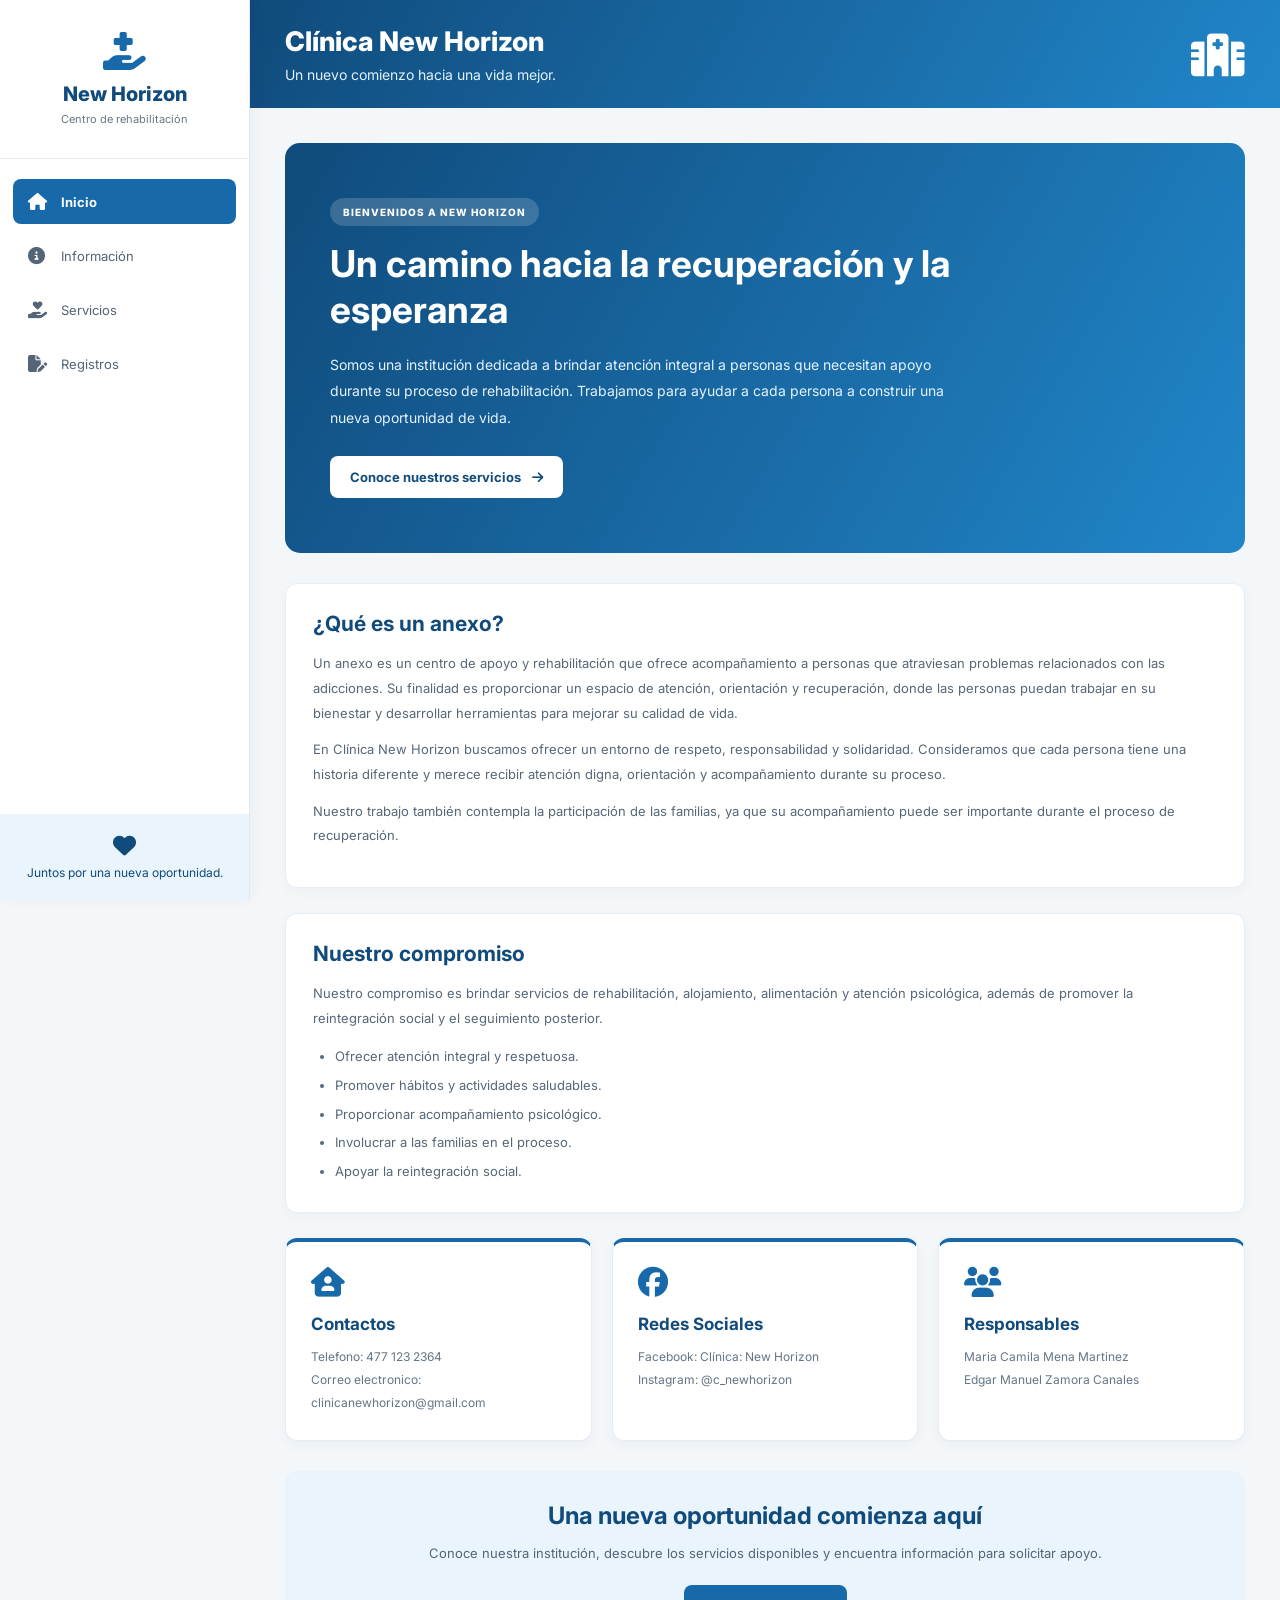
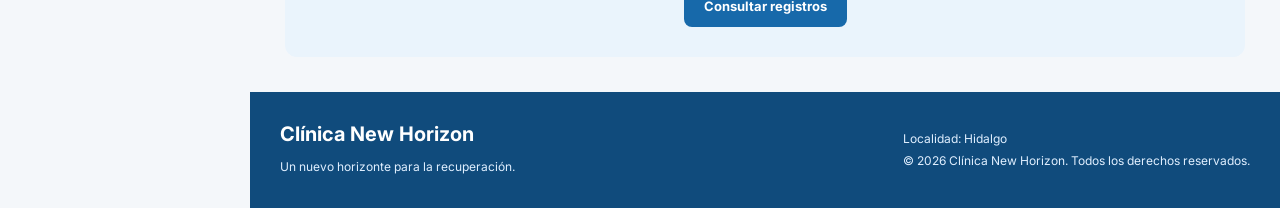
<file: index.html>
<!DOCTYPE html>
<html lang="es">
<head>
    <meta charset="UTF-8">
    <meta name="viewport" content="width=device-width, initial-scale=1.0">
    <meta name="description" content="Clínica New Horizon, institución de apoyo y rehabilitación.">
    <title>Clínica New Horizon | Inicio</title>
    <link rel="stylesheet" href="styles.css">
    <link href="https://fonts.googleapis.com/css2?family=Inter:wght@300;400;500;600;700;800&display=swap" rel="stylesheet">
    <link rel="stylesheet" href="https://cdnjs.cloudflare.com/ajax/libs/font-awesome/6.4.0/css/all.min.css">
</head>

<body data-page="inicio">

<header class="encabezado">
    <section class="header-contenido">
        <section>
            <h1>Clínica New Horizon</h1>
            <p>Un nuevo comienzo hacia una vida mejor.</p>
        </section>
        <i class="fa-solid fa-hospital icono-header" aria-hidden="true"></i>
    </section>
</header>

<aside class="menu-lateral">
    <section class="logo-menu">
        <i class="fa-solid fa-hand-holding-medical" aria-hidden="true"></i>
        <h2>New Horizon</h2>
        <p>Centro de rehabilitación</p>
    </section>

    <nav aria-label="Navegación principal">
        <ul>
            <li><a href="index.html" data-view="inicio" class="boton-menu activo"><i class="fa-solid fa-house"></i> Inicio</a></li>
            <li><a href="informacion.html" data-view="informacion" class="boton-menu"><i class="fa-solid fa-circle-info"></i> Información</a></li>
            <li><a href="servicios.html" data-view="servicios" class="boton-menu"><i class="fa-solid fa-hand-holding-heart"></i> Servicios</a></li>
            <li><a href="contacto.html" data-view="contacto" class="boton-menu"><i class="fa-solid fa-file-pen"></i> Registros</a></li>
        </ul>
    </nav>

    <section class="menu-inferior">
        <i class="fa-solid fa-heart" aria-hidden="true"></i>
        <p>Juntos por una nueva oportunidad.</p>
    </section>
</aside>

<main class="contenido-principal">

    <section class="portada">
        <span class="etiqueta">BIENVENIDOS A NEW HORIZON</span>
        <h2>Un camino hacia la recuperación y la esperanza</h2>
        <p>
            Somos una institución dedicada a brindar atención integral
            a personas que necesitan apoyo durante su proceso de
            rehabilitación. Trabajamos para ayudar a cada persona
            a construir una nueva oportunidad de vida.
        </p>
        <a href="servicios.html" class="boton-principal">
            Conoce nuestros servicios <i class="fa-solid fa-arrow-right"></i>
        </a>
    </section>

    <section class="bloque-informacion">
        <h2>¿Qué es un anexo?</h2>
        <p>
            Un anexo es un centro de apoyo y rehabilitación que ofrece
            acompañamiento a personas que atraviesan problemas
            relacionados con las adicciones. Su finalidad es proporcionar
            un espacio de atención, orientación y recuperación, donde
            las personas puedan trabajar en su bienestar y desarrollar
            herramientas para mejorar su calidad de vida.
        </p>
        <p>
            En Clínica New Horizon buscamos ofrecer un entorno de respeto,
            responsabilidad y solidaridad. Consideramos que cada persona
            tiene una historia diferente y merece recibir atención digna,
            orientación y acompañamiento durante su proceso.
        </p>
        <p>
            Nuestro trabajo también contempla la participación de las
            familias, ya que su acompañamiento puede ser importante
            durante el proceso de recuperación.
        </p>
    </section>

    <section class="bloque-informacion">
        <h2>Nuestro compromiso</h2>
        <p>
            Nuestro compromiso es brindar servicios de rehabilitación,
            alojamiento, alimentación y atención psicológica, además
            de promover la reintegración social y el seguimiento posterior.
        </p>
        <ul class="lista-objetivos">
            <li>Ofrecer atención integral y respetuosa.</li>
            <li>Promover hábitos y actividades saludables.</li>
            <li>Proporcionar acompañamiento psicológico.</li>
            <li>Involucrar a las familias en el proceso.</li>
            <li>Apoyar la reintegración social.</li>
        </ul>
    </section>

    <section class="tarjetas">
        <article class="tarjeta">
            <i class="fa-solid fa-house-user"></i>
            <h3>Contactos</h3>
            <p>Telefono: 477 123 2364</p>
            <p>Correo electronico: clinicanewhorizon@gmail.com</p>
        </article>

        <article class="tarjeta">
            <i class="fa-brands fa-facebook"></i>
            <h3>Redes Sociales</h3>
            <p>Facebook: Clínica: New Horizon</p>
            <p>Instagram: @c_newhorizon</p>
        </article>

        <article class="tarjeta">
            <i class="fa-solid fa-users"></i>
            <h3>Responsables</h3>
            <p>Maria Camila Mena Martinez</p>
            <p>Edgar Manuel Zamora Canales</p>
        </article>
    </section>

    <section class="mensaje-final">
        <h2>Una nueva oportunidad comienza aquí</h2>
        <p>
            Conoce nuestra institución, descubre los servicios
            disponibles y encuentra información para solicitar apoyo.
        </p>
        <a href="contacto.html" class="boton-principal">Consultar registros</a>
    </section>

</main>

<footer class="pie-pagina">
    <section>
        <h3>Clínica New Horizon</h3>
        <p>Un nuevo horizonte para la recuperación.</p>
    </section>
    <section>
        <p>Localidad: Hidalgo</p>
        <p>© 2026 Clínica New Horizon. Todos los derechos reservados.</p>
    </section>
</footer>

<script src="script.js"></script>
</body>
</html>
</file>
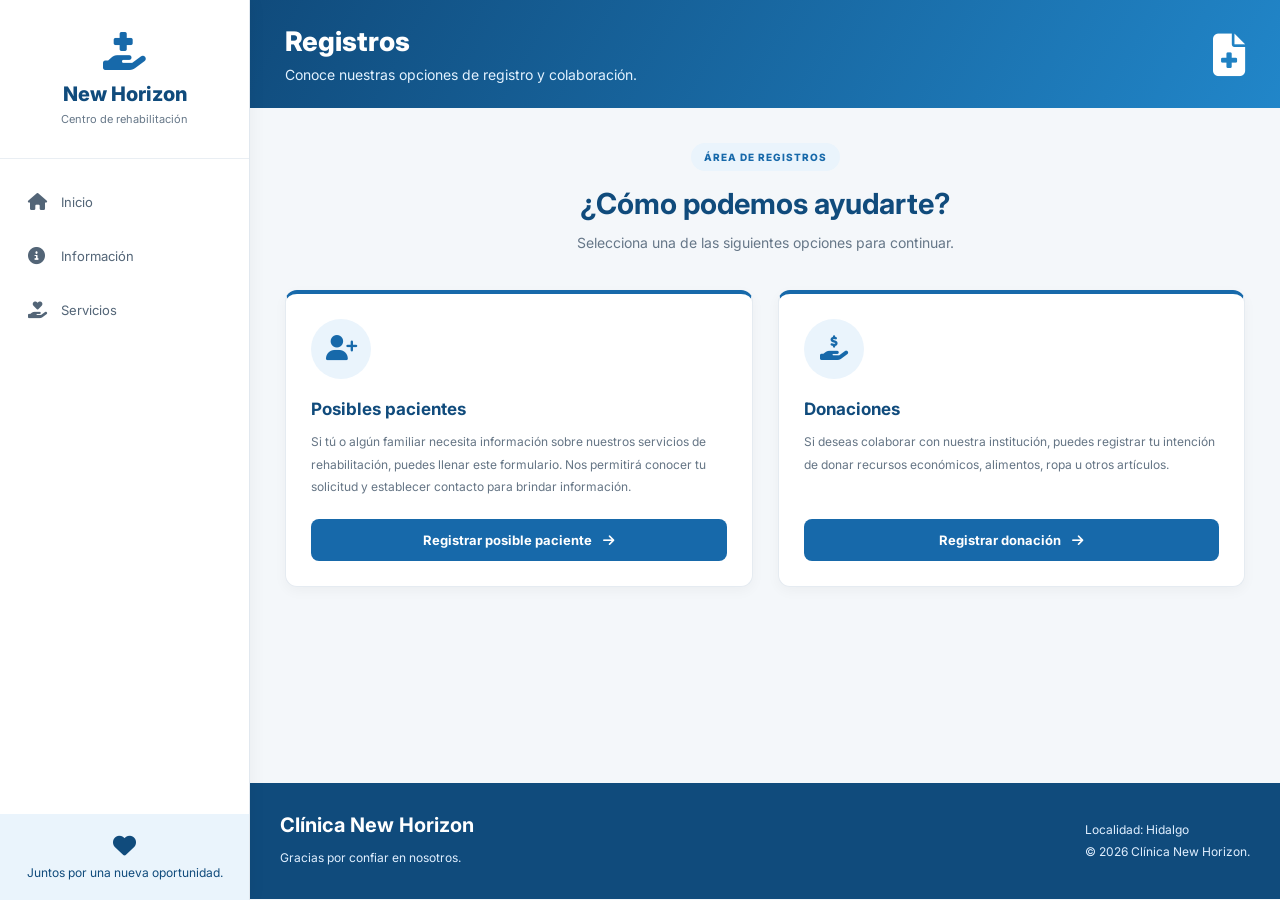
<file: contacto.html>
<!DOCTYPE html>
<html lang="es">
<head>
    <meta charset="UTF-8">
    <meta name="viewport" content="width=device-width, initial-scale=1.0">
    <title>Registros | New Horizon</title>
    <link rel="stylesheet" href="styles.css">
    <link href="https://fonts.googleapis.com/css2?family=Inter:wght@300;400;500;600;700;800&display=swap" rel="stylesheet">
    <link rel="stylesheet" href="https://cdnjs.cloudflare.com/ajax/libs/font-awesome/6.4.0/css/all.min.css">
</head>

<body data-page="contacto">

<header class="encabezado">
    <section class="header-contenido">
        <section>
            <h1>Registros</h1>
            <p>Conoce nuestras opciones de registro y colaboración.</p>
        </section>
        <i class="fa-solid fa-file-medical icono-header"></i>
    </section>
</header>

<aside class="menu-lateral">
    <section class="logo-menu">
        <i class="fa-solid fa-hand-holding-medical"></i>
        <h2>New Horizon</h2>
        <p>Centro de rehabilitación</p>
    </section>

    <nav aria-label="Navegación principal">
        <ul>
            <li><a href="index.html" data-view="inicio" class="boton-menu"><i class="fa-solid fa-house"></i> Inicio</a></li>
            <li><a href="informacion.html" data-view="informacion" class="boton-menu"><i class="fa-solid fa-circle-info"></i> Información</a></li>
            <li><a href="servicios.html" data-view="servicios" class="boton-menu"><i class="fa-solid fa-hand-holding-heart"></i> Servicios</a></li>
            <li><a href="contacto.html" data-view="contacto" class="boton-menu activo"><i class="fa-solid fa-file-pen"></i> Registros</a></li>
        </ul>
    </nav>

    <section class="menu-inferior">
        <i class="fa-solid fa-heart"></i>
        <p>Juntos por una nueva oportunidad.</p>
    </section>
</aside>

<main class="contenido-principal">

    <section class="titulo-seccion">
        <span class="etiqueta">ÁREA DE REGISTROS</span>
        <h2>¿Cómo podemos ayudarte?</h2>
        <p>Selecciona una de las siguientes opciones para continuar.</p>
    </section>

    <section id="opcionesRegistros" class="opciones-registros">

        <article class="tarjeta tarjeta-registro">
            <section class="icono-tarjeta">
                <i class="fa-solid fa-user-plus"></i>
            </section>

            <h3>Posibles pacientes</h3>

            <p>
                Si tú o algún familiar necesita información sobre
                nuestros servicios de rehabilitación, puedes llenar
                este formulario. Nos permitirá conocer tu solicitud
                y establecer contacto para brindar información.
            </p>

            <button type="button" class="boton-principal" data-formulario="pacientes">
                Registrar posible paciente
                <i class="fa-solid fa-arrow-right"></i>
            </button>
        </article>

        <article class="tarjeta tarjeta-registro">
            <section class="icono-tarjeta">
                <i class="fa-solid fa-hand-holding-dollar"></i>
            </section>

            <h3>Donaciones</h3>

            <p>
                Si deseas colaborar con nuestra institución,
                puedes registrar tu intención de donar recursos
                económicos, alimentos, ropa u otros artículos.
            </p>

            <button type="button" class="boton-principal" data-formulario="donaciones">
                Registrar donación
                <i class="fa-solid fa-arrow-right"></i>
            </button>
        </article>

    </section>

    <!-- FORMULARIO DE POSIBLES PACIENTES -->

    <section id="formularioPacientes" class="formulario-ventana oculto">

        <button type="button" class="boton-volver" data-volver>
            <i class="fa-solid fa-arrow-left"></i> Regresar a registros
        </button>

        <section class="contenedor-formulario">

            <form class="formulario" id="formRegistro">

                <header class="encabezado-formulario">
                    <section class="icono-principal">
                        <i class="fa-solid fa-user-plus"></i>
                    </section>
                    <h2>Registro de posibles pacientes</h2>
                    <p>Completa los datos para solicitar información sobre nuestros servicios.</p>
                </header>

                <section class="contenido-formulario">

                    <section class="campo">
                        <label for="paciente">Nombre de la persona interesada</label>
                        <input type="text" id="paciente" name="paciente"
                            placeholder="Nombre completo" maxlength="100" required>
                    </section>

                    <section class="campo">
                        <label for="responsable">Nombre de quien realiza el registro</label>
                        <input type="text" id="responsable" name="responsable"
                            placeholder="Nombre completo" maxlength="100" required>
                    </section>

                    <section class="campo">
                        <label for="telefonoRegistro">Número telefónico</label>
                        <input type="tel" id="telefonoRegistro" name="telefono"
                            placeholder="Ejemplo: 4441234567" maxlength="20"
                            pattern="[0-9+\-\s()]{10,20}" required>
                    </section>

                    <section class="campo">
                        <label for="tipoApoyo">¿Qué información necesitas?</label>
                        <select id="tipoApoyo" name="tipoApoyo" required>
                            <option value="">Selecciona una opción</option>
                            <option value="Rehabilitación">Rehabilitación</option>
                            <option value="Alojamiento">Alojamiento</option>
                            <option value="Alimentación">Alimentación</option>
                            <option value="Atención psicológica">Atención psicológica</option>
                            <option value="Información general">Información general</option>
                        </select>
                    </section>

                    <section class="campo">
                        <label for="mensajeRegistro">Información adicional</label>
                        <textarea id="mensajeRegistro" name="mensaje"
                            rows="5" maxlength="1000"
                            placeholder="Escribe información adicional sobre tu solicitud..."></textarea>
                    </section>

                    <section class="aceptacion">
                        <input type="checkbox" id="aceptoRegistro" required>
                        <label for="aceptoRegistro">
                            Confirmo que los datos son correctos y autorizo
                            que se utilicen para dar seguimiento a mi solicitud.
                        </label>
                    </section>

                    <section class="acciones">
                        <button type="submit" class="boton">
                            <i class="fa-solid fa-paper-plane"></i>
                            <span class="texto-boton">Enviar registro</span>
                            <span class="spinner" aria-hidden="true"></span>
                        </button>

                        <p class="confidencialidad">
                            <i class="fa-solid fa-lock"></i>
                            La información será tratada de manera confidencial.
                        </p>

                        <p id="respuestaRegistro" class="respuesta-formulario"
                            role="status" aria-live="polite"></p>
                    </section>

                </section>
            </form>

        </section>
    </section>

    <!-- FORMULARIO DE DONACIONES -->

    <section id="formularioDonaciones" class="formulario-ventana oculto">

        <button type="button" class="boton-volver" data-volver>
            <i class="fa-solid fa-arrow-left"></i> Regresar a registros
        </button>

        <section class="contenedor-formulario">

            <form class="formulario" id="formDonaciones">

                <header class="encabezado-formulario">
                    <section class="icono-principal">
                        <i class="fa-solid fa-hand-holding-heart"></i>
                    </section>
                    <h2>Registro de donaciones</h2>
                    <p>Gracias por tu interés en colaborar con nuestra institución.</p>
                </header>

                <section class="contenido-formulario">

                    <section class="campo">
                        <label for="nombreDonante">Nombre del donante</label>
                        <input type="text" id="nombreDonante" name="nombre"
                            placeholder="Nombre completo" maxlength="100" required>
                    </section>

                    <section class="campo">
                        <label for="telefonoDonante">Número telefónico</label>
                        <input type="tel" id="telefonoDonante" name="telefono"
                            placeholder="Ejemplo: 4441234567" maxlength="20"
                            pattern="[0-9+\-\s()]{10,20}" required>
                    </section>

                    <section class="campo">
                        <label for="tipoDonacion">Tipo de donación</label>
                        <select id="tipoDonacion" name="donacion" required>
                            <option value="">Selecciona el tipo de donación</option>
                            <option value="Dinero">Apoyo económico</option>
                            <option value="Medicamentos">Medicamentos</option>
                            <option value="Alimentos">Alimentos</option>
                            <option value="Ropa">Ropa</option>
                            <option value="Material médico">Material médico</option>
                            <option value="Otros">Otros</option>
                        </select>
                    </section>

                    <section class="campo">
                        <label for="mensajeDonante">Detalles de la donación</label>
                        <textarea id="mensajeDonante" name="mensaje"
                            rows="5" maxlength="1000"
                            placeholder="Describe tu aportación o escribe algún comentario..."></textarea>
                    </section>

                    <section class="aceptacion">
                        <input type="checkbox" id="aceptoDonacion" required>
                        <label for="aceptoDonacion">
                            Confirmo que los datos proporcionados son correctos
                            y acepto que se comuniquen conmigo para dar
                            seguimiento a mi donación.
                        </label>
                    </section>

                    <section class="acciones">
                        <button type="submit" class="boton">
                            <i class="fa-solid fa-heart"></i>
                            <span class="texto-boton">Enviar donación</span>
                            <span class="spinner" aria-hidden="true"></span>
                        </button>

                        <p class="confidencialidad">
                            <i class="fa-solid fa-lock"></i>
                            La información será tratada de manera confidencial.
                        </p>

                        <p id="respuestaDonacion" class="respuesta-formulario"
                            role="status" aria-live="polite"></p>
                    </section>

                </section>
            </form>

        </section>
    </section>

</main>

<footer class="pie-pagina">
    <section>
        <h3>Clínica New Horizon</h3>
        <p>Gracias por confiar en nosotros.</p>
    </section>
    <section>
        <p>Localidad: Hidalgo</p>
        <p>© 2026 Clínica New Horizon.</p>
    </section>
</footer>

<script src="script.js"></script>
</body>
</html>
</file>
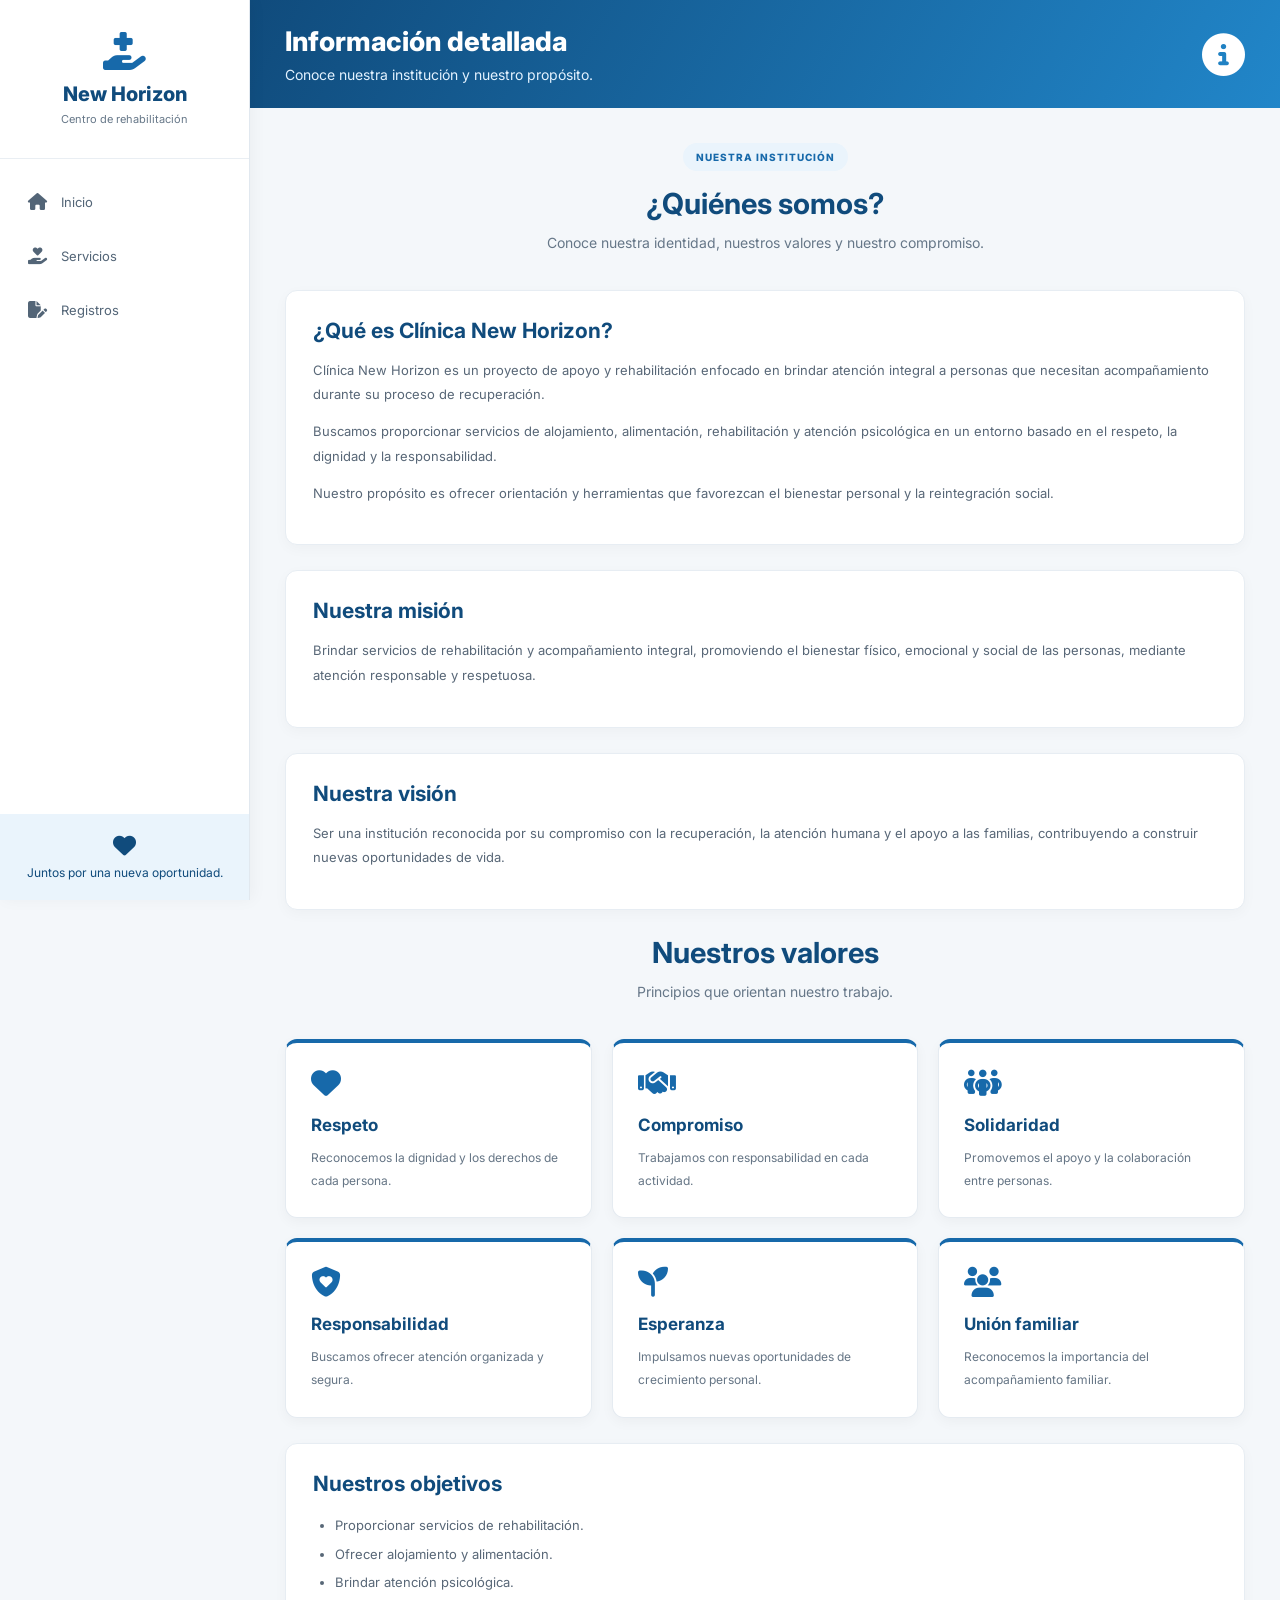
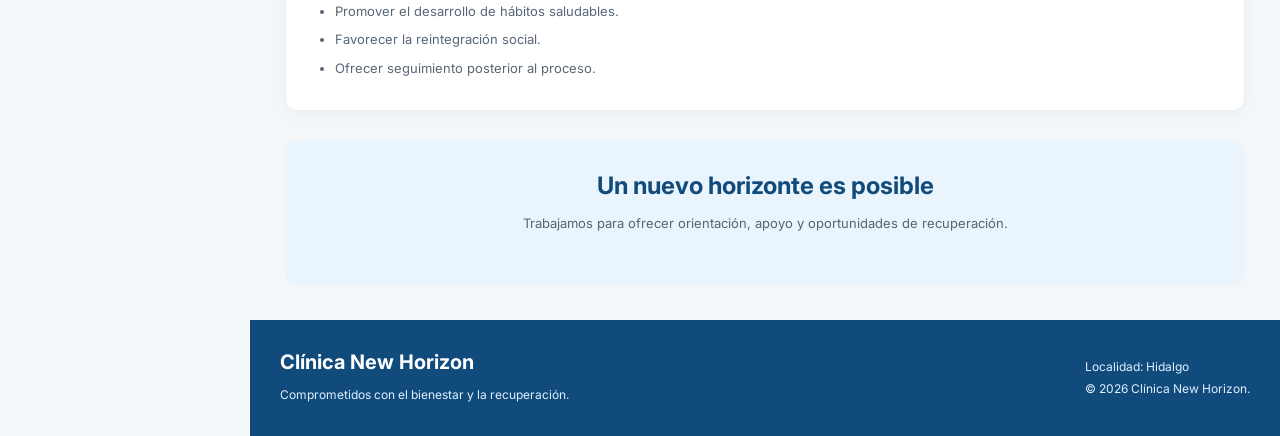
<file: informacion.html>
<!DOCTYPE html>
<html lang="es">
<head>
    <meta charset="UTF-8">
    <meta name="viewport" content="width=device-width, initial-scale=1.0">
    <title>Información | New Horizon</title>
    <link rel="stylesheet" href="styles.css">
    <link href="https://fonts.googleapis.com/css2?family=Inter:wght@300;400;500;600;700;800&display=swap" rel="stylesheet">
    <link rel="stylesheet" href="https://cdnjs.cloudflare.com/ajax/libs/font-awesome/6.4.0/css/all.min.css">
</head>

<body data-page="informacion">

<header class="encabezado">
    <section class="header-contenido">
        <section>
            <h1>Información detallada</h1>
            <p>Conoce nuestra institución y nuestro propósito.</p>
        </section>
        <i class="fa-solid fa-circle-info icono-header"></i>
    </section>
</header>

<aside class="menu-lateral">
    <section class="logo-menu">
        <i class="fa-solid fa-hand-holding-medical"></i>
        <h2>New Horizon</h2>
        <p>Centro de rehabilitación</p>
    </section>

    <nav aria-label="Navegación principal">
        <ul>
            <li><a href="index.html" data-view="inicio" class="boton-menu"><i class="fa-solid fa-house"></i> Inicio</a></li>
            <li><a href="informacion.html" data-view="informacion" class="boton-menu activo"><i class="fa-solid fa-circle-info"></i> Información</a></li>
            <li><a href="servicios.html" data-view="servicios" class="boton-menu"><i class="fa-solid fa-hand-holding-heart"></i> Servicios</a></li>
            <li><a href="contacto.html" data-view="contacto" class="boton-menu"><i class="fa-solid fa-file-pen"></i> Registros</a></li>
        </ul>
    </nav>

    <section class="menu-inferior">
        <i class="fa-solid fa-heart"></i>
        <p>Juntos por una nueva oportunidad.</p>
    </section>
</aside>

<main class="contenido-principal">

    <section class="titulo-seccion">
        <span class="etiqueta">NUESTRA INSTITUCIÓN</span>
        <h2>¿Quiénes somos?</h2>
        <p>Conoce nuestra identidad, nuestros valores y nuestro compromiso.</p>
    </section>

    <section class="bloque-informacion">
        <h2>¿Qué es Clínica New Horizon?</h2>
        <p>
            Clínica New Horizon es un proyecto de apoyo y rehabilitación
            enfocado en brindar atención integral a personas que necesitan
            acompañamiento durante su proceso de recuperación.
        </p>
        <p>
            Buscamos proporcionar servicios de alojamiento, alimentación,
            rehabilitación y atención psicológica en un entorno basado
            en el respeto, la dignidad y la responsabilidad.
        </p>
        <p>
            Nuestro propósito es ofrecer orientación y herramientas que
            favorezcan el bienestar personal y la reintegración social.
        </p>
    </section>

    <section class="bloque-informacion">
        <h2>Nuestra misión</h2>
        <p>
            Brindar servicios de rehabilitación y acompañamiento integral,
            promoviendo el bienestar físico, emocional y social de las
            personas, mediante atención responsable y respetuosa.
        </p>
    </section>

    <section class="bloque-informacion">
        <h2>Nuestra visión</h2>
        <p>
            Ser una institución reconocida por su compromiso con la
            recuperación, la atención humana y el apoyo a las familias,
            contribuyendo a construir nuevas oportunidades de vida.
        </p>
    </section>

    <section>
        <section class="titulo-seccion">
            <h2>Nuestros valores</h2>
            <p>Principios que orientan nuestro trabajo.</p>
        </section>

        <section class="tarjetas">
            <article class="tarjeta">
                <i class="fa-solid fa-heart"></i>
                <h3>Respeto</h3>
                <p>Reconocemos la dignidad y los derechos de cada persona.</p>
            </article>

            <article class="tarjeta">
                <i class="fa-solid fa-handshake"></i>
                <h3>Compromiso</h3>
                <p>Trabajamos con responsabilidad en cada actividad.</p>
            </article>

            <article class="tarjeta">
                <i class="fa-solid fa-people-group"></i>
                <h3>Solidaridad</h3>
                <p>Promovemos el apoyo y la colaboración entre personas.</p>
            </article>

            <article class="tarjeta">
                <i class="fa-solid fa-shield-heart"></i>
                <h3>Responsabilidad</h3>
                <p>Buscamos ofrecer atención organizada y segura.</p>
            </article>

            <article class="tarjeta">
                <i class="fa-solid fa-seedling"></i>
                <h3>Esperanza</h3>
                <p>Impulsamos nuevas oportunidades de crecimiento personal.</p>
            </article>

            <article class="tarjeta">
                <i class="fa-solid fa-users"></i>
                <h3>Unión familiar</h3>
                <p>Reconocemos la importancia del acompañamiento familiar.</p>
            </article>
        </section>
    </section>

    <section class="bloque-informacion">
        <h2>Nuestros objetivos</h2>
        <ul class="lista-objetivos">
            <li>Proporcionar servicios de rehabilitación.</li>
            <li>Ofrecer alojamiento y alimentación.</li>
            <li>Brindar atención psicológica.</li>
            <li>Promover el desarrollo de hábitos saludables.</li>
            <li>Favorecer la reintegración social.</li>
            <li>Ofrecer seguimiento posterior al proceso.</li>
        </ul>
    </section>

    <section class="mensaje-final">
        <h2>Un nuevo horizonte es posible</h2>
        <p>Trabajamos para ofrecer orientación, apoyo y oportunidades de recuperación.</p>
    </section>

</main>

<footer class="pie-pagina">
    <section>
        <h3>Clínica New Horizon</h3>
        <p>Comprometidos con el bienestar y la recuperación.</p>
    </section>
    <section>
        <p>Localidad: Hidalgo</p>
        <p>© 2026 Clínica New Horizon.</p>
    </section>
</footer>

<script src="script.js"></script>
</body>
</html>
</file>
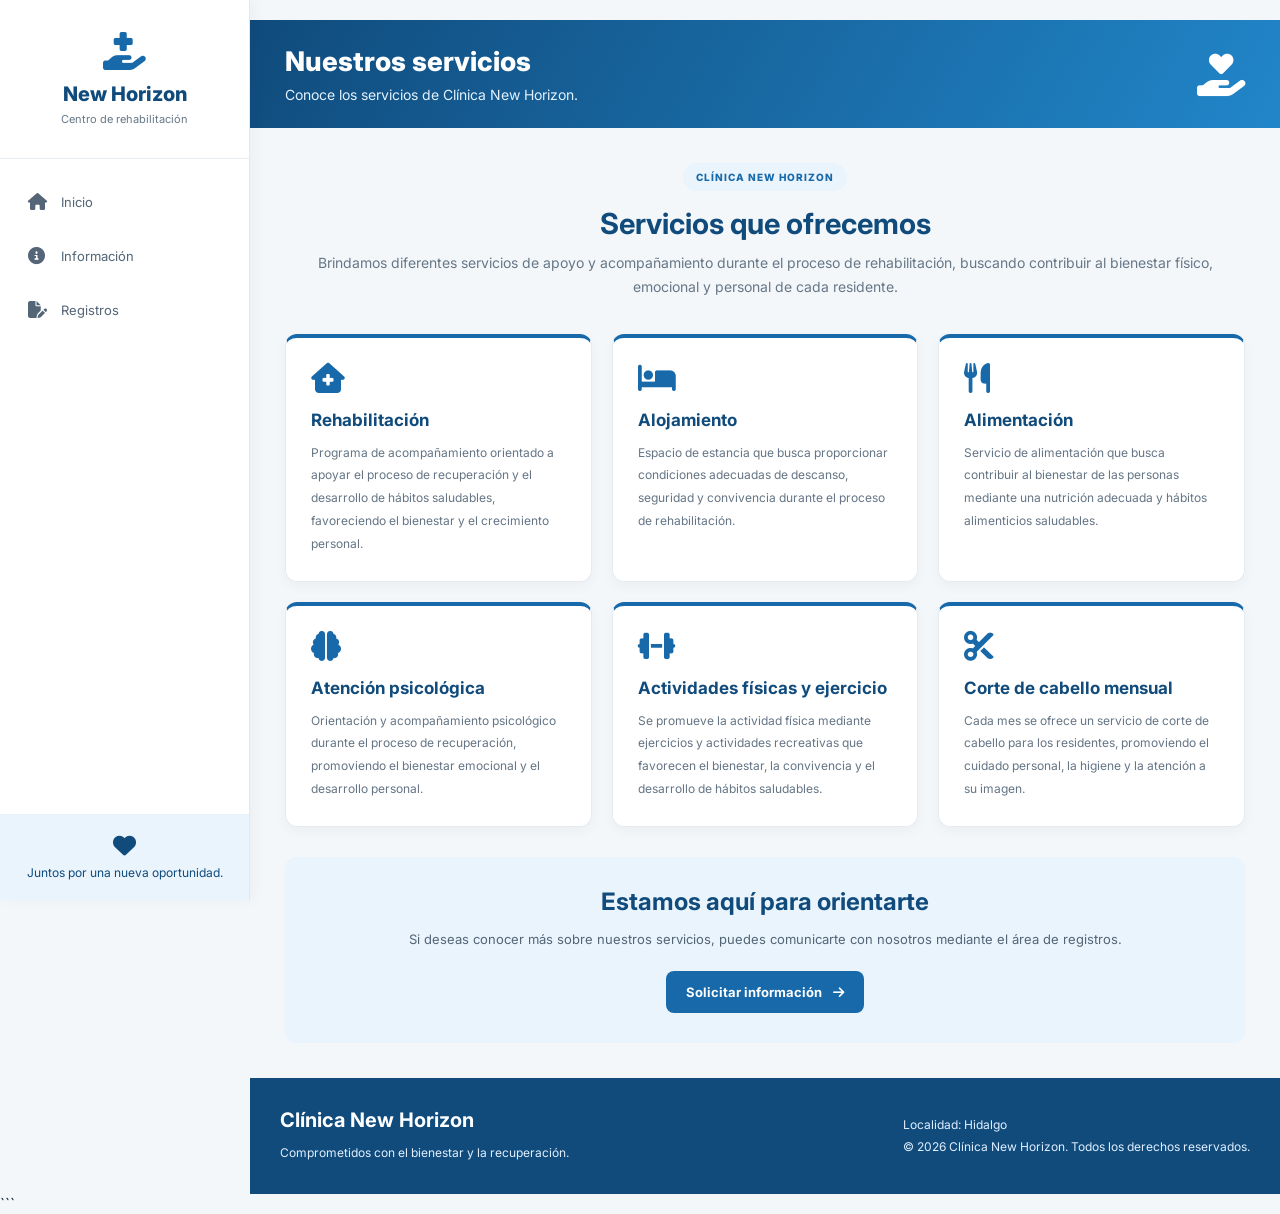
<file: servicios.html>
```html
<!DOCTYPE html>
<html lang="es">
<head>
    <meta charset="UTF-8">
    <meta name="viewport" content="width=device-width, initial-scale=1.0">
    <meta name="description" content="Conoce los servicios de Clínica New Horizon.">
    <title>Servicios | New Horizon</title>

    <link rel="stylesheet" href="styles.css">

    <link href="https://fonts.googleapis.com/css2?family=Inter:wght@300;400;500;600;700;800&display=swap" rel="stylesheet">

    <link rel="stylesheet" href="https://cdnjs.cloudflare.com/ajax/libs/font-awesome/6.4.0/css/all.min.css">
</head>

<body data-page="servicios">

<!-- ENCABEZADO -->

<header class="encabezado">
    <section class="header-contenido">
        <section>
            <h1>Nuestros servicios</h1>
            <p>Conoce los servicios de Clínica New Horizon.</p>
        </section>

        <i class="fa-solid fa-hand-holding-heart icono-header"></i>
    </section>
</header>


<!-- MENÚ LATERAL -->

<aside class="menu-lateral">

    <section class="logo-menu">
        <i class="fa-solid fa-hand-holding-medical"></i>
        <h2>New Horizon</h2>
        <p>Centro de rehabilitación</p>
    </section>

    <nav aria-label="Navegación principal">
        <ul>

            <li>
                <a href="index.html" data-view="inicio" class="boton-menu">
                    <i class="fa-solid fa-house"></i> Inicio
                </a>
            </li>

            <li>
                <a href="informacion.html" data-view="informacion" class="boton-menu">
                    <i class="fa-solid fa-circle-info"></i> Información
                </a>
            </li>

            <li>
                <a href="servicios.html" data-view="servicios" class="boton-menu activo">
                    <i class="fa-solid fa-hand-holding-heart"></i> Servicios
                </a>
            </li>

            <li>
                <a href="contacto.html" data-view="contacto" class="boton-menu">
                    <i class="fa-solid fa-file-pen"></i> Registros
                </a>
            </li>

        </ul>
    </nav>

    <section class="menu-inferior">
        <i class="fa-solid fa-heart"></i>
        <p>Juntos por una nueva oportunidad.</p>
    </section>

</aside>


<!-- CONTENIDO PRINCIPAL -->

<main class="contenido-principal">

    <!-- TÍTULO -->

    <section class="titulo-seccion">

        <span class="etiqueta">CLÍNICA NEW HORIZON</span>

        <h2>Servicios que ofrecemos</h2>

        <p>
            Brindamos diferentes servicios de apoyo y acompañamiento
            durante el proceso de rehabilitación, buscando contribuir
            al bienestar físico, emocional y personal de cada residente.
        </p>

    </section>


    <!-- TARJETAS DE SERVICIOS -->

    <section class="tarjetas">

        <!-- REHABILITACIÓN -->

        <article class="tarjeta">

            <i class="fa-solid fa-house-medical"></i>

            <h3>Rehabilitación</h3>

            <p>
                Programa de acompañamiento orientado a apoyar
                el proceso de recuperación y el desarrollo de
                hábitos saludables, favoreciendo el bienestar
                y el crecimiento personal.
            </p>

        </article>


        <!-- ALOJAMIENTO -->

        <article class="tarjeta">

            <i class="fa-solid fa-bed"></i>

            <h3>Alojamiento</h3>

            <p>
                Espacio de estancia que busca proporcionar
                condiciones adecuadas de descanso, seguridad
                y convivencia durante el proceso de rehabilitación.
            </p>

        </article>


        <!-- ALIMENTACIÓN -->

        <article class="tarjeta">

            <i class="fa-solid fa-utensils"></i>

            <h3>Alimentación</h3>

            <p>
                Servicio de alimentación que busca contribuir
                al bienestar de las personas mediante una
                nutrición adecuada y hábitos alimenticios saludables.
            </p>

        </article>


        <!-- ATENCIÓN PSICOLÓGICA -->

        <article class="tarjeta">

            <i class="fa-solid fa-brain"></i>

            <h3>Atención psicológica</h3>

            <p>
                Orientación y acompañamiento psicológico durante
                el proceso de recuperación, promoviendo el
                bienestar emocional y el desarrollo personal.
            </p>

        </article>


        <!-- EJERCICIO -->

        <article class="tarjeta">

            <i class="fa-solid fa-dumbbell"></i>

            <h3>Actividades físicas y ejercicio</h3>

            <p>
                Se promueve la actividad física mediante ejercicios
                y actividades recreativas que favorecen el bienestar,
                la convivencia y el desarrollo de hábitos saludables.
            </p>

        </article>


        <!-- CORTE DE CABELLO -->

        <article class="tarjeta">

            <i class="fa-solid fa-scissors"></i>

            <h3>Corte de cabello mensual</h3>

            <p>
                Cada mes se ofrece un servicio de corte de cabello
                para los residentes, promoviendo el cuidado personal,
                la higiene y la atención a su imagen.
            </p>

        </article>

    </section>


    <!-- MENSAJE FINAL -->

    <section class="mensaje-final">

        <h2>Estamos aquí para orientarte</h2>

        <p>
            Si deseas conocer más sobre nuestros servicios,
            puedes comunicarte con nosotros mediante el área
            de registros.
        </p>

        <a href="contacto.html" class="boton-principal">
            Solicitar información
            <i class="fa-solid fa-arrow-right"></i>
        </a>

    </section>

</main>


<!-- PIE DE PÁGINA -->

<footer class="pie-pagina">

    <section>
        <h3>Clínica New Horizon</h3>
        <p>Comprometidos con el bienestar y la recuperación.</p>
    </section>

    <section>
        <p>Localidad: Hidalgo</p>
        <p>© 2026 Clínica New Horizon. Todos los derechos reservados.</p>
    </section>

</footer>


<!-- CONEXIÓN JAVASCRIPT -->

<script src="script.js"></script>

</body>
</html>
```
</file>
<file: styles.css>
/* =====================================
   1. CONFIGURACIÓN GENERAL
===================================== */
* {
    margin: 0;
    padding: 0;
    box-sizing: border-box;
}
:root {
    --azul: #1769aa;
    --azul-oscuro: #104b7c;
    --azul-claro: #eaf4fc;
    --azul-medio: #d5e9f8;
    --blanco: #ffffff;
    --texto: #263746;
    --gris: #667788;
    --fondo: #f4f7fa;
    --verde: #16a34a;
    --rojo: #dc2626;
}
html {
    scroll-behavior: smooth;
}
body {
    font-family: 'Inter', sans-serif;
    background: var(--fondo);
    color: var(--texto);
    min-height: 100vh;
    overflow-x: hidden;
}
a {
    text-decoration: none;
}
button,
input,
select,
textarea {
    font: inherit;
}


/* =====================================
   2. ENCABEZADO
===================================== */
.encabezado {
    background: linear-gradient(120deg, #104b7c, #2186c9);
    color: white;
    padding: 25px 35px;
    margin-left: 250px;
}
.header-contenido {
    display: flex;
    align-items: center;
    justify-content: space-between;
    gap: 20px;
}
.header-contenido h1 {
    font-size: 27px;
    font-weight: 800;
    margin-bottom: 8px;
}
.header-contenido p {
    font-size: 14px;
    color: #e3f2ff;
}
.icono-header {
    font-size: 43px;
}


/* =====================================
   3. MENÚ LATERAL
===================================== */
.menu-lateral {
    width: 250px;
    min-height: 100vh;
    background: white;
    position: fixed;
    top: 0;
    left: 0;
    display: flex;
    flex-direction: column;
    border-right: 1px solid #e1e8ef;
    box-shadow: 3px 0 15px rgba(0,0,0,0.04);
    z-index: 100;
}
.logo-menu {
    text-align: center;
    padding: 32px 15px;
    border-bottom: 1px solid #e9eef3;
}
.logo-menu > i {
    color: var(--azul);
    font-size: 38px;
    margin-bottom: 12px;
}
.logo-menu h2 {
    color: var(--azul-oscuro);
    font-size: 20px;
    font-weight: 800;
}
.logo-menu p {
    color: var(--gris);
    font-size: 11px;
    margin-top: 6px;
}
.menu-lateral nav {
    padding: 20px 13px;
    flex: 1;
}
.menu-lateral ul {
    list-style: none;
}
.menu-lateral li {
    margin-bottom: 9px;
}
.boton-menu {
    width: 100%;
    display: flex;
    align-items: center;
    gap: 13px;
    padding: 14px 15px;
    background: transparent;
    color: #536577;
    border-radius: 8px;
    font-size: 13px;
    transition: 0.25s;
}
.boton-menu i {
    width: 20px;
    font-size: 17px;
}
.boton-menu:hover {
    background: var(--azul-claro);
    color: var(--azul);
}
.boton-menu.activo {
    background: var(--azul);
    color: white;
    font-weight: 700;
}
.boton-menu.oculto {
    display: none;
}
.menu-inferior {
    background: var(--azul-claro);
    color: var(--azul-oscuro);
    text-align: center;
    padding: 20px 12px;
    font-size: 12px;
}
.menu-inferior i {
    font-size: 23px;
    margin-bottom: 8px;
}


/* =====================================
   4. CONTENIDO PRINCIPAL
===================================== */
.contenido-principal {
    margin-left: 250px;
    padding: 35px;
    min-height: 75vh;
}
.oculto {
    display: none !important;
}


/* =====================================
   5. PORTADA
===================================== */

.portada {
    background: linear-gradient(120deg, #104b7c, #2186c9);
    color: white;
    padding: 55px 45px;
    border-radius: 15px;
    margin-bottom: 30px;
}
.etiqueta {
    display: inline-block;
    color: var(--azul);
    background: var(--azul-claro);
    padding: 8px 13px;
    border-radius: 20px;
    font-size: 10px;
    font-weight: 800;
    letter-spacing: 1px;
    margin-bottom: 15px;
}
.portada .etiqueta {
    background: rgba(255,255,255,0.17);
    color: white;
}
.portada h2 {
    max-width: 650px;
    font-size: 37px;
    line-height: 1.25;
    margin-bottom: 18px;
}
.portada p {
    max-width: 650px;
    color: #e5f3ff;
    font-size: 14px;
    line-height: 1.9;
    margin-bottom: 25px;
}


/* =====================================
   6. TÍTULOS
===================================== */
.titulo-seccion {
    text-align: center;
    margin-bottom: 35px;
}
.titulo-seccion h2 {
    color: var(--azul-oscuro);
    font-size: 29px;
    margin-bottom: 10px;
}
.titulo-seccion p {
    color: var(--gris);
    font-size: 14px;
    line-height: 1.7;
}


/* =====================================
   7. BOTONES
===================================== */
.boton-principal {
    display: inline-block;
    background: var(--azul);
    color: white;
    border: none;
    padding: 13px 20px;
    border-radius: 8px;
    font-size: 13px;
    font-weight: 700;
    cursor: pointer;
    transition: 0.25s;
}
.boton-principal:hover {
    background: var(--azul-oscuro);
    transform: translateY(-2px);
}
.portada .boton-principal {
    background: white;
    color: var(--azul-oscuro);
}
.portada .boton-principal:hover {
    background: var(--azul-claro);
}
.boton-principal i {
    margin-left: 8px;
}
.boton-volver {
    background: white;
    color: var(--azul);
    border: 1px solid var(--azul);
    padding: 11px 17px;
    border-radius: 7px;
    font-size: 13px;
    font-weight: 600;
    cursor: pointer;
}
.boton-volver:hover {
    background: var(--azul);
    color: white;
}
.boton-volver i {
    margin-right: 7px;
}


/* =====================================
   8. BLOQUES DE INFORMACIÓN
===================================== */
.bloque-informacion {
    background: white;
    padding: 27px;
    border-radius: 12px;
    margin-bottom: 25px;
    border: 1px solid #e7edf3;
    box-shadow: 0 4px 14px rgba(0,0,0,0.03);
}
.bloque-informacion h2 {
    color: var(--azul-oscuro);
    font-size: 21px;
    margin-bottom: 15px;
}
.bloque-informacion p {
    font-size: 13px;
    line-height: 1.9;
    color: #586777;
    margin-bottom: 12px;
}
.lista-objetivos {
    padding-left: 22px;
    color: #586777;
    font-size: 13px;
    line-height: 2.2;
}


/* =====================================
   9. TARJETAS Y CATÁLOGO
===================================== */
.tarjetas {
    display: grid;
    grid-template-columns: repeat(3, minmax(0, 1fr));
    gap: 20px;
    margin: 25px 0;
}
.tarjetas-dos {
    grid-template-columns: repeat(2, minmax(0, 1fr));
}
.tarjeta {
    background: white;
    padding: 25px;
    border-radius: 12px;
    border: 1px solid #e5ebf1;
    border-top: 4px solid var(--azul);
    box-shadow: 0 4px 13px rgba(0,0,0,0.04);
    transition: 0.25s;
}
.tarjeta:hover {
    transform: translateY(-4px);
    box-shadow: 0 8px 20px rgba(23,105,170,0.10);
}
.tarjeta > i {
    font-size: 30px;
    color: var(--azul);
    margin-bottom: 17px;
}
.tarjeta h3 {
    color: var(--azul-oscuro);
    font-size: 17px;
    margin-bottom: 12px;
}
.tarjeta p {
    color: #657585;
    font-size: 12px;
    line-height: 1.9;
}
.servicio {
    min-width: 0;
    min-height: 205px;
}


/* =====================================
   10. REGISTROS
===================================== */
.opciones-registros {
    display: grid;
    grid-template-columns: repeat(2, minmax(0, 1fr));
    gap: 25px;
    max-width: 1000px;
    margin: 0 auto;
}
.tarjeta-registro {
    display: flex;
    flex-direction: column;
    align-items: flex-start;
}
.icono-tarjeta {
    width: 60px;
    height: 60px;
    background: var(--azul-claro);
    color: var(--azul);
    display: flex;
    align-items: center;
    justify-content: center;
    border-radius: 50%;
    font-size: 25px;
    margin-bottom: 20px;
}
.tarjeta-registro p {
    margin-bottom: 20px;
}
.tarjeta-registro .boton-principal {
    margin-top: auto;
    width: 100%;
}


/* =====================================
   11. FORMULARIOS
===================================== */
.contenedor-formulario {
    max-width: 780px;
    margin: 25px auto;
}
.formulario {
    background: white;
    border-radius: 14px;
    overflow: hidden;
    border: 1px solid #e3eaf1;
    box-shadow: 0 7px 22px rgba(0,0,0,0.06);
}
.encabezado-formulario {
    background: linear-gradient(120deg, #104b7c, #2186c9);
    color: white;
    text-align: center;
    padding: 30px 20px;
}
.icono-principal {
    width: 65px;
    height: 65px;
    background: white;
    color: var(--azul);
    border-radius: 50%;
    display: flex;
    align-items: center;
    justify-content: center;
    font-size: 27px;
    margin: 0 auto 15px;
}
.encabezado-formulario h2 {
    font-size: 22px;
    margin-bottom: 10px;
}
.encabezado-formulario p {
    font-size: 13px;
    color: #e2f1ff;
    line-height: 1.7;
}
.contenido-formulario {
    padding: 30px;
}
.campo {
    margin-bottom: 22px;
}
.campo label {
    display: block;
    color: var(--azul-oscuro);
    font-size: 13px;
    font-weight: 700;
    margin-bottom: 10px;
}
.campo input,
.campo select,
.campo textarea {
    width: 100%;
    min-width: 0;
    padding: 13px 15px;
    border: 1.5px solid #d8e1e9;
    border-radius: 8px;
    font-size: 13px;
    outline: none;
    background: white;
    color: var(--texto);
    transition: 0.25s;
}
.campo textarea {
    resize: vertical;
}
.campo input:focus,
.campo select:focus,
.campo textarea:focus {
    border-color: var(--azul);
    box-shadow: 0 0 0 3px rgba(23,105,170,0.10);
}


/* =====================================
   12. ERRORES EN ROJO
===================================== */
.campo input.invalido,
.campo select.invalido,
.campo textarea.invalido {
    border: 2px solid var(--rojo);
    background: #fff1f1;
}
.campo input.invalido:focus,
.campo select.invalido:focus,
.campo textarea.invalido:focus {
    box-shadow: 0 0 0 3px rgba(220,38,38,0.12);
}


/* =====================================
   13. CAMPOS CORRECTOS
===================================== */
.campo input.valido,
.campo select.valido,
.campo textarea.valido {
    border: 2px solid var(--verde);
    background: #f0fff4;
}


/* =====================================
   14. CASILLA DE ACEPTACIÓN
===================================== */
.aceptacion {
    display: flex;
    align-items: flex-start;
    gap: 12px;
    margin: 25px 0;
}
.aceptacion input {
    width: 18px;
    height: 18px;
    accent-color: var(--azul);
    cursor: pointer;
    flex-shrink: 0;
}
.aceptacion input.invalido {
    outline: 2px solid var(--rojo);
    outline-offset: 3px;
}
.aceptacion label {
    font-size: 12px;
    color: #657585;
    line-height: 1.7;
    cursor: pointer;
}


/* =====================================
   15. BOTÓN DE ENVÍO
===================================== */
.acciones {
    text-align: center;
}
.boton {
    width: 100%;
    padding: 15px;
    background: var(--azul);
    color: white;
    border: none;
    border-radius: 8px;
    font-size: 14px;
    font-weight: 700;
    cursor: pointer;
    transition: 0.3s;
    display: flex;
    align-items: center;
    justify-content: center;
    gap: 10px;
}
.boton:hover {
    background: var(--azul-oscuro);
}
.boton:disabled {
    opacity: 0.7;
    cursor: not-allowed;
}


/* =====================================
   16. ANIMACIÓN DE CARGA
===================================== */

.spinner {
    display: none;
    width: 17px;
    height: 17px;
    border: 3px solid rgba(255,255,255,0.4);
    border-top-color: white;
    border-radius: 50%;
    animation: girar 0.7s linear infinite;
}
.boton.cargando .spinner {
    display: inline-block;
}
@keyframes girar {
    to {
        transform: rotate(360deg);
    }
}


/* =====================================
   17. MENSAJES DE RESPUESTA
===================================== */
.confidencialidad {
    color: #8995a1;
    font-size: 11px;
    margin-top: 17px;
}
.confidencialidad i {
    margin-right: 5px;
    color: var(--azul);
}
.respuesta-formulario {
    display: none;
    padding: 13px;
    border-radius: 8px;
    margin-top: 18px;
    font-size: 13px;
    line-height: 1.7;
}
.respuesta-formulario.error {
    display: block;
    color: #b91c1c;
    background: #fee2e2;
    border: 1px solid #fca5a5;
}
.respuesta-formulario.exito {
    display: block;
    color: #166534;
    background: #dcfce7;
    border: 1px solid #86efac;
}


/* =====================================
   18. MENSAJE FINAL
===================================== */
.mensaje-final {
    background: var(--azul-claro);
    border-radius: 12px;
    padding: 30px;
    margin-top: 30px;
    text-align: center;
}
.mensaje-final h2 {
    color: var(--azul-oscuro);
    margin-bottom: 12px;
}
.mensaje-final p {
    color: #536577;
    font-size: 13px;
    line-height: 1.8;
    margin-bottom: 20px;
}


/* =====================================
   19. PIE DE PÁGINA
===================================== */
.pie-pagina {
    margin-left: 250px;
    background: #104b7c;
    color: white;
    padding: 30px;
    display: flex;
    justify-content: space-between;
    align-items: center;
    flex-wrap: wrap;
    gap: 20px;
}
.pie-pagina h3 {
    font-size: 20px;
    margin-bottom: 10px;
}
.pie-pagina p {
    font-size: 12px;
    color: #e0efff;
    line-height: 1.8;
}


/* =====================================
   20. TABLET
===================================== */
@media (min-width: 768px) and (max-width: 1024px) {

    .menu-lateral {
        width: 210px;
    }
    .encabezado,
    .contenido-principal,
    .pie-pagina {
        margin-left: 210px;
    }
    .contenido-principal {
        padding: 25px;
    }
    .tarjetas {
        grid-template-columns: repeat(2, minmax(0, 1fr));
    }
    .portada h2 {
        font-size: 32px;
    }

}


/* =====================================
   21. MÓVILES
===================================== */
@media (max-width: 767px) {
    body {
        overflow-x: hidden;
    }
    .menu-lateral {
        position: relative;
        width: 100%;
        min-height: auto;
        height: auto;
    }
    .logo-menu {
        padding: 15px;
    }
    .logo-menu > i {
        font-size: 27px;
        margin-bottom: 5px;
    }
    .menu-lateral nav {
        padding: 10px;
    }
    .menu-lateral ul {
        display: flex;
        flex-wrap: wrap;
        justify-content: center;
        gap: 5px;
    }
    .menu-lateral li {
        margin: 0;
    }
    .boton-menu {
        padding: 10px;
        font-size: 11px;
        gap: 6px;
    }
    .boton-menu i {
        font-size: 14px;
        width: auto;
    }
    .menu-inferior {
        display: none;
    }
    .encabezado,
    .contenido-principal,
    .pie-pagina {
        margin-left: 0;
    }
    .encabezado {
        padding: 20px;
    }
    .header-contenido h1 {
        font-size: 22px;
    }
    .header-contenido p {
        font-size: 12px;
    }
    .icono-header {
        font-size: 30px;
    }
    .contenido-principal {
        padding: 20px;
    }
    .portada {
        padding: 35px 25px;
    }
    .portada h2 {
        font-size: 28px;
    }
    .portada p {
        font-size: 13px;
    }
    .tarjetas,
    .tarjetas-dos {
        grid-template-columns: 1fr;
    }
    .opciones-registros {
        grid-template-columns: 1fr;
    }
    .pie-pagina {
        flex-direction: column;
        text-align: center;
    }
    .contenido-formulario {
        padding: 20px;
    }
    .titulo-seccion h2 {
        font-size: 24px;
    }

}


/* =====================================
   22. PANTALLAS PEQUEÑAS
===================================== */

@media (max-width: 380px) {
    .boton-menu {
        padding: 8px;
        font-size: 10px;
    }
    .contenido-principal {
        padding: 13px;
    }
    .portada {
        padding: 25px 18px;
    }
    .portada h2 {
        font-size: 24px;
    }
    .bloque-informacion {
        padding: 18px;
    }
    .contenido-formulario {
        padding: 15px;
    }

}
</file>
